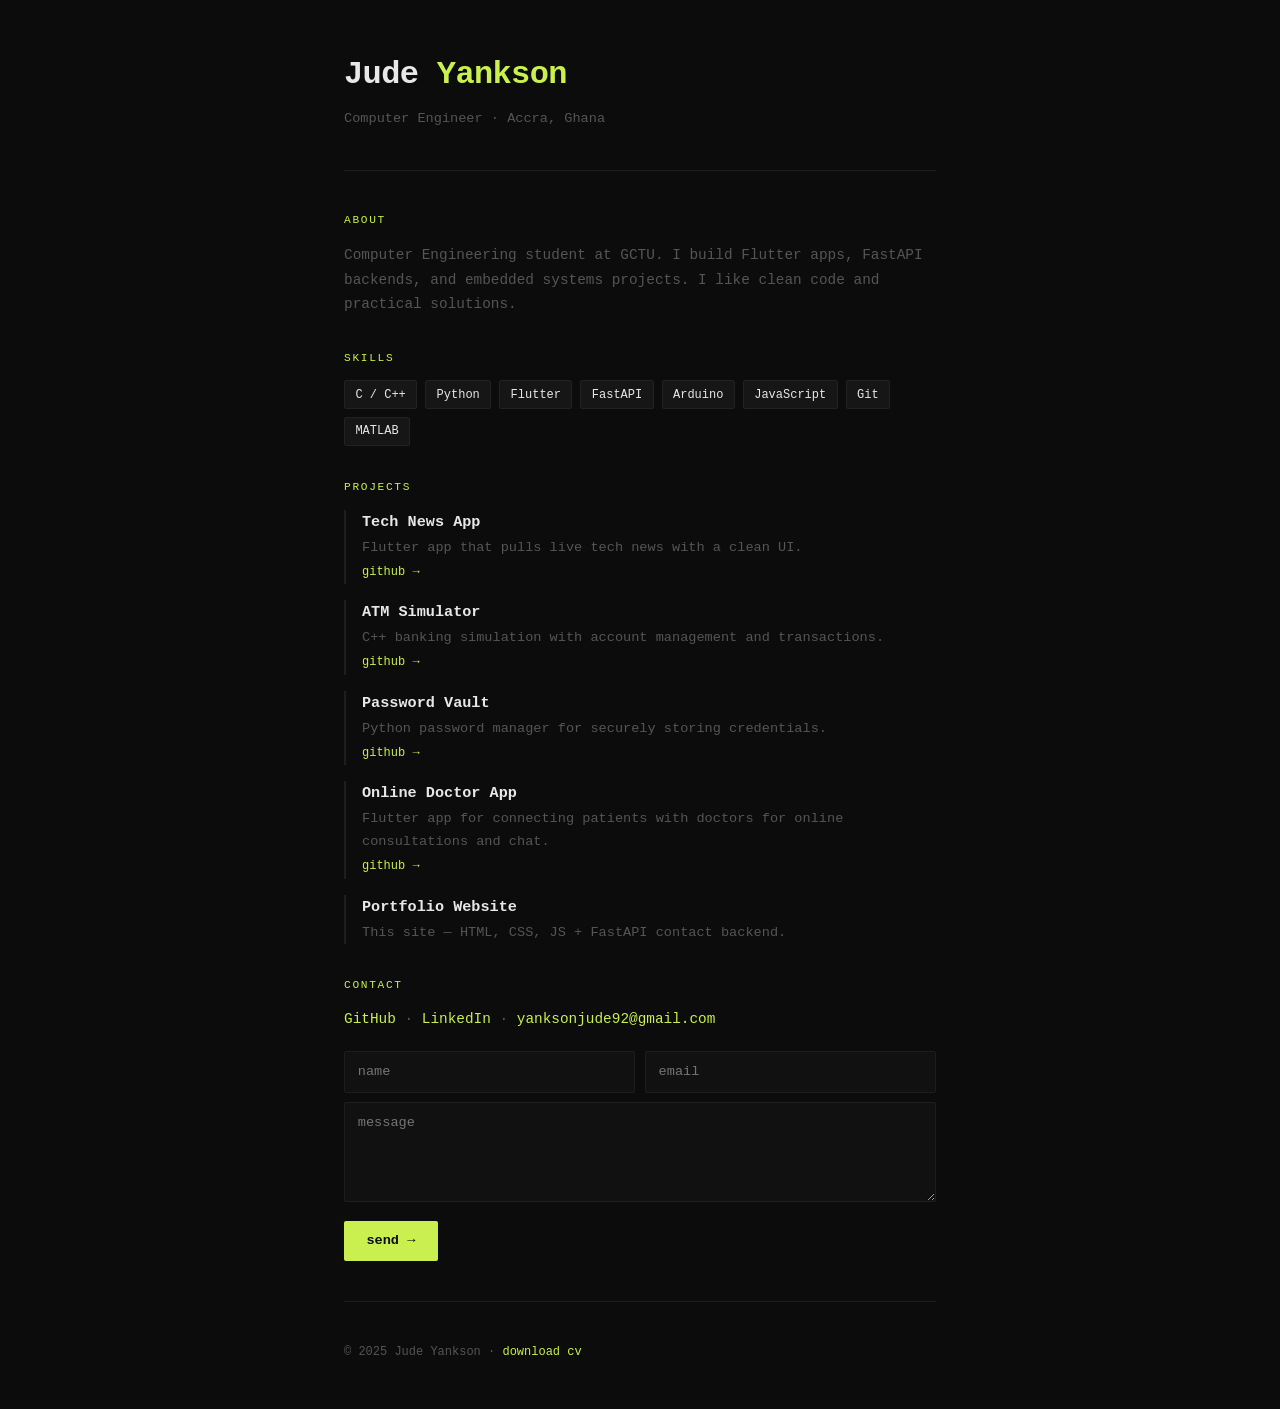
<file: index.html>
<!DOCTYPE html>
<html lang="en">
<head>
<meta charset="UTF-8"><meta name="viewport" content="width=device-width,initial-scale=1">
<title>Jude Yankson</title>
<style>
*{margin:0;padding:0;box-sizing:border-box}
:root{--bg:#0c0c0c;--t:#e8e8e8;--m:#555;--a:#c9f04e}
body{background:var(--bg);color:var(--t);font:400 15px/1.7 monospace;max-width:640px;margin:0 auto;padding:3rem 1.5rem}
a{color:var(--a);text-decoration:none}
a:hover{text-decoration:underline}
hr{border:none;border-top:1px solid #1e1e1e;margin:2.5rem 0}
h1{font-size:2rem;font-weight:700;letter-spacing:-.02em}
h1 span{color:var(--a)}
.role{color:var(--m);margin-top:.3rem;font-size:.85rem}
section{margin-bottom:2rem}
.label{font-size:.7rem;color:var(--a);letter-spacing:.15em;text-transform:uppercase;margin-bottom:.8rem}
p{color:var(--m);font-size:.9rem}
.tags{display:flex;flex-wrap:wrap;gap:.5rem;margin-top:.6rem}
.tag{background:#161616;border:1px solid #222;padding:.2rem .65rem;font-size:.75rem;border-radius:2px}
.projects{display:flex;flex-direction:column;gap:1rem}
.proj{border-left:2px solid #1e1e1e;padding-left:1rem;transition:border-color .2s}
.proj:hover{border-color:var(--a)}
.proj-title{font-weight:600;font-size:.95rem}
.proj-desc{color:var(--m);font-size:.85rem}
.proj-link{font-size:.75rem;color:var(--a)}
footer{color:var(--m);font-size:.75rem}
.row{display:grid;grid-template-columns:1fr 1fr;gap:.6rem;margin-bottom:.6rem}
input,textarea,button{width:100%;background:#111;border:1px solid #1e1e1e;color:var(--t);font:400 .85rem/1.5 monospace;padding:.6rem .8rem;border-radius:2px;outline:none;transition:border-color .2s}
input:focus,textarea:focus{border-color:var(--a)}
textarea{min-height:100px;resize:vertical;margin-bottom:.6rem}
button{background:var(--a);color:#0c0c0c;font-weight:600;cursor:pointer;border:none;width:auto;padding:.6rem 1.4rem}
button:hover{opacity:.88}
button:disabled{opacity:.5;cursor:not-allowed}
#msg{font-size:.78rem;margin-bottom:.6rem;display:none}
#msg.ok{color:var(--a);display:block}
#msg.err{color:#f04d6e;display:block}
@media(max-width:500px){.row{grid-template-columns:1fr}}
</style>
</head>
<body>

<h1>Jude <span>Yankson</span></h1>
<div class="role">Computer Engineer · Accra, Ghana</div>

<hr>

<section>
  <div class="label">about</div>
  <p>Computer  Engineering student at GCTU. I build Flutter apps, FastAPI backends, and embedded systems projects. I like clean code and practical solutions.</p>
</section>

<section>
  <div class="label">skills</div>
  <div class="tags">
    <span class="tag">C / C++</span>
    <span class="tag">Python</span>
    <span class="tag">Flutter</span>
    <span class="tag">FastAPI</span>
    <span class="tag">Arduino</span>
    <span class="tag">JavaScript</span>
    <span class="tag">Git</span>
    <span class="tag">MATLAB</span>
  </div>
</section>

<section>
  <div class="label">projects</div>
  <div class="projects">
    <div class="proj">
      <div class="proj-title">Tech News App</div>
      <div class="proj-desc">Flutter app that pulls live tech news with a clean UI.</div>
      <a href="https://github.com/elon-jude/news_app" class="proj-link" target="_blank">github →</a>
    </div>
    <div class="proj">
      <div class="proj-title">ATM Simulator</div>
      <div class="proj-desc">C++ banking simulation with account management and transactions.</div>
      <a href="https://github.com/elon-jude/Bank_ATM_Project" class="proj-link" target="_blank">github →</a>
    </div>
    <div class="proj">
      <div class="proj-title">Password Vault</div>
      <div class="proj-desc">Python password manager for securely storing credentials.</div>
      <a href="https://github.com/elon-jude/Passwordvault_Project" class="proj-link" target="_blank">github →</a>
    </div>
    <div class="proj">
      <div class="proj-title">Online Doctor App</div>
      <div class="proj-desc">Flutter app for connecting patients with doctors for online consultations and chat.</div>
      <a href="https://github.com/elon-jude/online_doctor-app-.git" class="proj-link" target="_blank">github →</a>
    </div>
    <div class="proj">
      <div class="proj-title">Portfolio Website</div>
      <div class="proj-desc">This site — HTML, CSS, JS + FastAPI contact backend.</div>
    </div>
  </div>
</section>

<section>
  <div class="label">contact</div>
  <p style="margin-bottom:1.2rem">
    <a href="https://github.com/elon-jude" target="_blank">GitHub</a> ·
    <a href="https://www.linkedin.com/in/jude-yankson-201783364/" target="_blank">LinkedIn</a> ·
    <a href="mailto:yanksonjude92@gmail.com">yanksonjude92@gmail.com</a>
  </p>
  <form id="cf">
    <div class="row">
      <input type="text" name="name" placeholder="name" required>
      <input type="email" name="email" placeholder="email" required>
    </div>
    <textarea name="message" placeholder="message" required></textarea>
    <div id="msg"></div>
    <button type="submit">send →</button>
  </form>
</section>

<hr>
<footer>© 2025 Jude Yankson · <a href="cv.pdf" download>download cv</a></footer>

<script>
const BACKEND = "  https://about-yanks.onrender.com";  
document.getElementById('cf').addEventListener('submit', async e => {
  e.preventDefault();
  const msg = document.getElementById('msg'), btn = e.target.querySelector('button');
  btn.disabled = true; btn.textContent = 'sending…';
  try {
    const r = await fetch(`${BACKEND}/contact`, {
      method: 'POST',
      headers: {'Content-Type':'application/json'},
      body: JSON.stringify({
        name: e.target.name.value,
        email: e.target.email.value,
        message: e.target.message.value
      })
    });
    const d = await r.json();
    if (r.ok) { msg.className='ok'; msg.textContent = d.status || "sent!"; e.target.reset(); }
    else throw 0;
  } catch { msg.className='err'; msg.textContent = 'something went wrong. try emailing me.'; }
  finally { btn.disabled = false; btn.textContent = 'send →'; }
});
</script>
</body>
</html>
</file>
